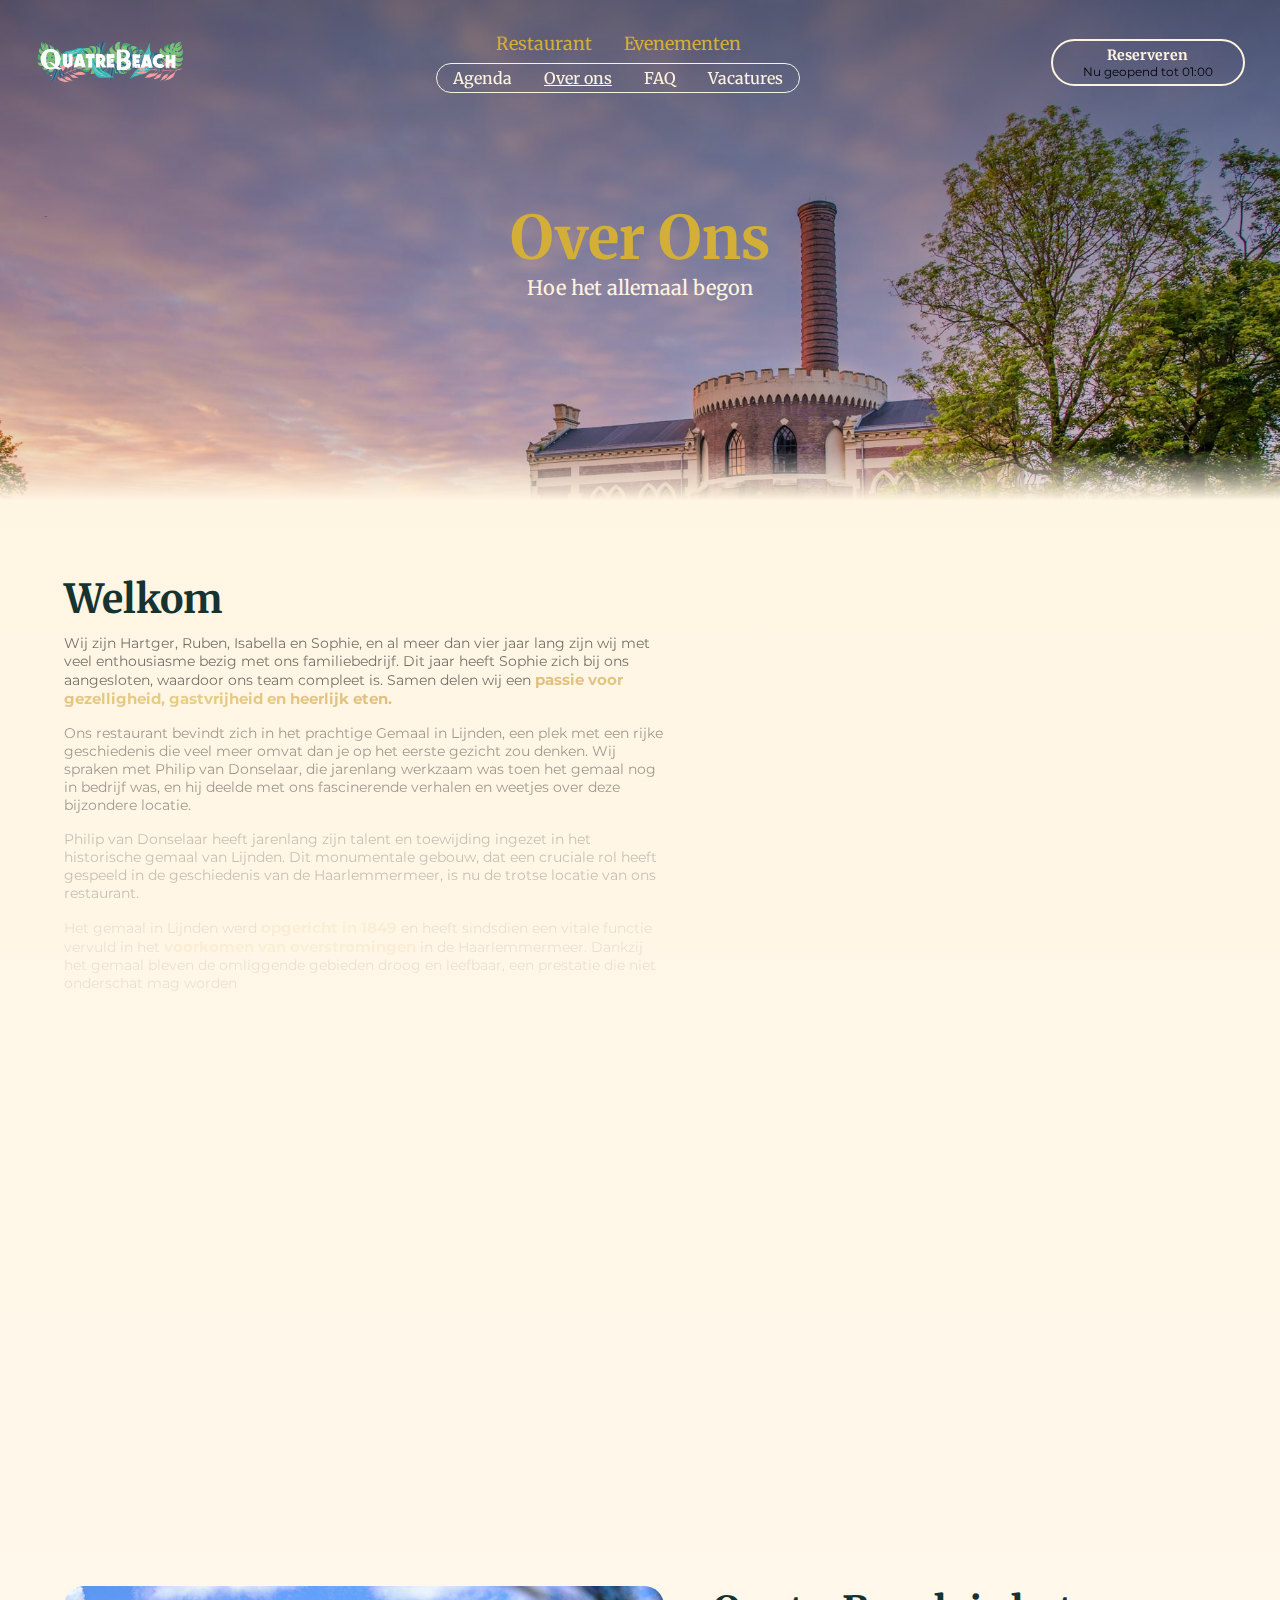
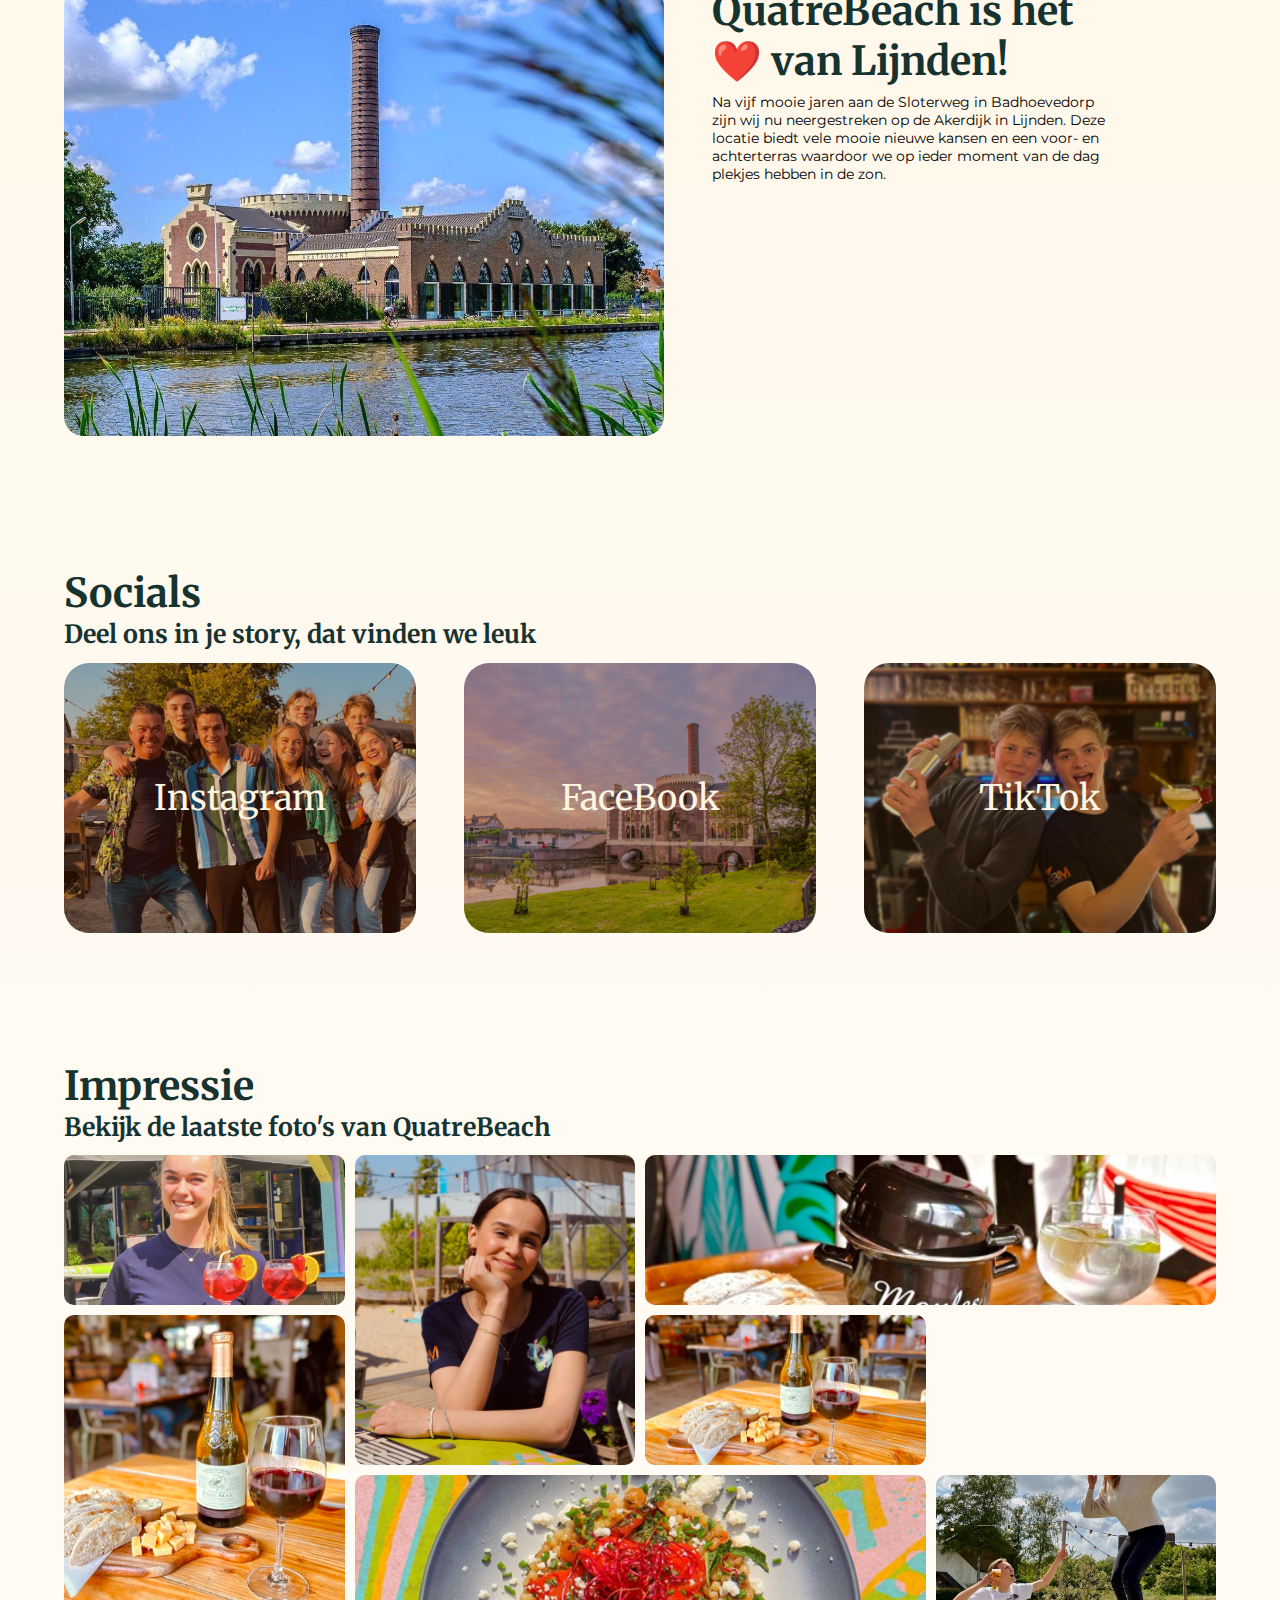
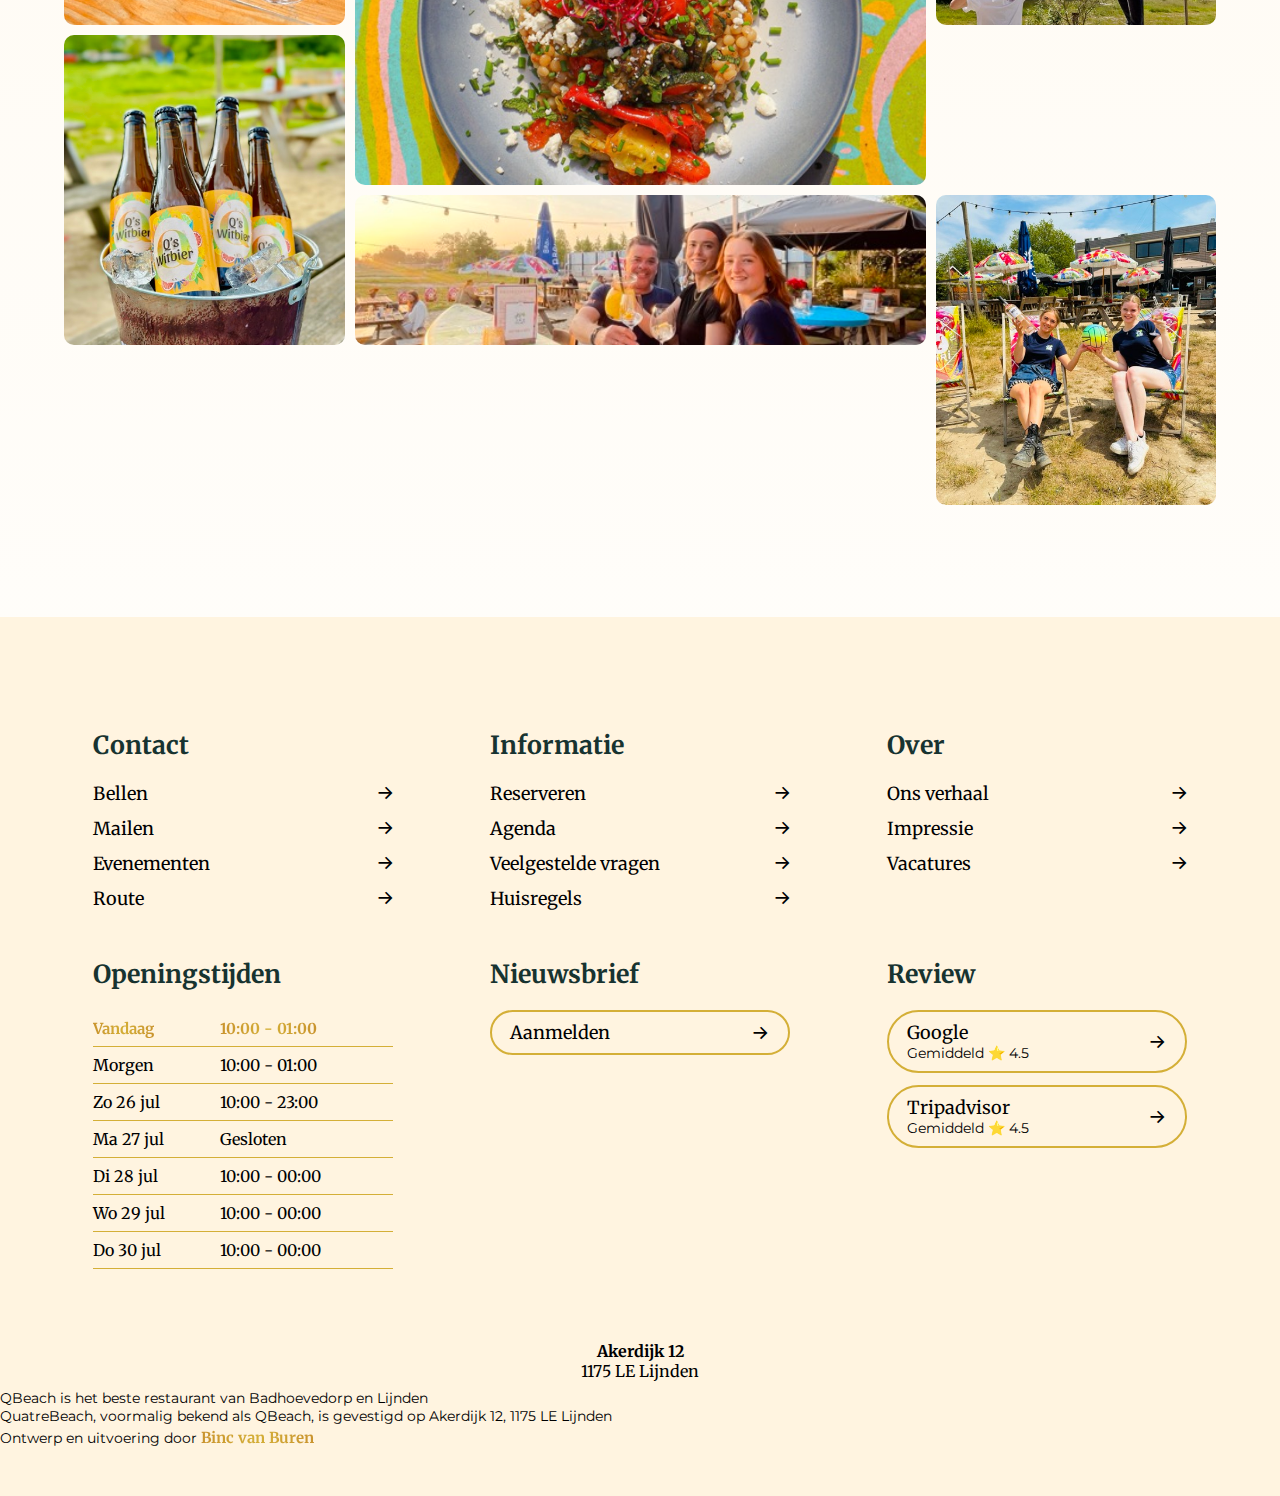
<file: over-ons.html>
<!DOCTYPE html>
<html lang="nl">

<head>
	<meta charset="UTF-8">
	<meta name="viewport" content="width=device-width, initial-scale=1.0">
	<title>Over Ons | QuatreBeach Lijnden</title>
	<meta name="description" content="QuatreBeach is het hart van Lijnden en Badhoevedorp. Leer meer van QBeach en krijg een impressie van ons restaurant.">
	<meta name="keywords" content="Impressie, Blog, QBeach">

	<link href="styles/style.css" rel="stylesheet">
	<link href="styles/header.css" rel="stylesheet">
	<link href="styles/footer.css" rel="stylesheet">
	<link href="styles/restaurant.css" rel="stylesheet">
	<link href="styles/over-ons.css" rel="stylesheet">
	<link rel="icon" type="image/svg+xml" href="images/huisstijl/favicon.ico">

	<script defer src="scripts/script.js"></script>
	<script defer src="scripts/header.js"></script>
	<script defer src="scripts/over-ons.js"></script>
	<script defer src="scripts/variabelen/openingstijden.js"></script>
	<script defer src="scripts/zenchef.js"></script>

	<div class="zc-widget-config" data-restaurant="368690"></div>
</head>

<body id="pagina-over-ons">

	<header class="site-header">
		<div class="container">
			<a class="logo" href="index.html">
				<img src="images/huisstijl/logo_wit.png" alt="Logo">
			</a>
			<div class="nav">
				<nav>
					<ul class="nav-main">
						<li id="current-page"><a href="restaurant.html">Restaurant</a></li>
						<li><a href="evenementen.html">Evenementen</a></li>
					</ul>
				</nav>
				<div class="container-sub-nav">
					<div class="sub-nav">
						<nav>
							<ul class="nav-sub">
								<li><a href="agenda.html">Agenda</a></li>
								<li><a id="current-page" href="over-ons.html">Over ons</a></li>
								<li><a href="faq.html">FAQ</a></li>
								<li><a href="vacatures.html">Vacatures</a></li>
							</ul>
						</nav>
					</div>
				</div>
			</div>
			<div class="q-links">
				<a class="button-beige" data-zc-action="open">
					<button data-zc-action="open">Reserveren</button>
					<p id="open-tekst" class="open" data-zc-action="open">Reserveer een tafel</p>
				</a>
			</div>
		</div>
	</header>

	<!-- Hamburger icon -->
	<button data-zc-action="close" class="menu-toggle" id="menu-toggle">
		<span></span>
		<span></span>
		<span></span>
	</button>

	<!-- Sidebar menu for mobile -->
	<div class="sidebar" id="sidebar">
		<div class="sidebar-content">
			<nav>
				<ul class="sidebar-nav">
					<li><a href="restaurant.html">Restaurant</a></li>
					<li class="sub-li"><a href="agenda.html">Agenda</a></li>
					<li id="current-page" class="sub-li"><a href="over-ons.html">Over ons</a></li>
					<li class="sub-li"><a href="faq.html">FAQ</a></li>
					<li class="sub-li"><a href="vacatures.html">Vacatures</a></li>
					<li><a href="evenementen.html">Evenementen</a></li>
				</ul>
			</nav>
		</div>
	</div>

	<main>



		<div id="welkom-wrapper">
			<div>
				<h1>Over Ons</h1>
				<p>Hoe het allemaal begon</p>
			</div>

		</div>

		<section id="ons-verhaal">

			<h2>Welkom</h2>

			<div class="ons-tekst">

				<p>Wij zijn Hartger, Ruben, Isabella en Sophie, en al meer dan vier jaar lang zijn wij met veel
					enthousiasme bezig met ons familiebedrijf. Dit jaar heeft Sophie zich bij ons aangesloten, waardoor
					ons team compleet is. Samen delen wij een <strong>passie voor gezelligheid, gastvrijheid en heerlijk
						eten.</strong>
				</p>

				<p>
					​Ons restaurant bevindt zich in het prachtige Gemaal in Lijnden, een plek met een rijke
					geschiedenis die veel meer omvat dan je op het eerste gezicht zou denken. Wij spraken met Philip van
					Donselaar, die jarenlang werkzaam was toen het gemaal nog in bedrijf was, en hij deelde met ons
					fascinerende verhalen en weetjes over deze bijzondere locatie.
				</p>

				<p>Philip van Donselaar heeft jarenlang zijn talent en toewijding ingezet in het historische gemaal van
					Lijnden. Dit monumentale gebouw, dat een cruciale rol heeft gespeeld in de geschiedenis van de
					Haarlemmermeer, is nu de trotse locatie van ons restaurant.</p>

				<p>Het gemaal in Lijnden werd <strong>opgericht in 1849</strong> en heeft sindsdien een vitale functie
					vervuld in het
					<strong>voorkomen van overstromingen</strong> in de Haarlemmermeer. Dankzij het gemaal bleven de
					omliggende gebieden
					droog en leefbaar, een prestatie die niet onderschat mag worden</p>


				<p>Onze locatie was vroeger het ketelhuis van het gemaal. Ooit stonden hier grote stoomketels bij elk
					van de prachtige ramen die je nu in ons restaurant ziet. Rondom het gemaal bevonden zich huizen die
					dienden als kolenopslag, waar kolen werden gewogen en bewaard. Het ketelhuis was het kloppende hart
					van het gemaal, essentieel voor de werking van de stoommachines.</p>

				<p>Het gemaal in Lijnden beschikte over <strong>12 olietanks</strong> met een capaciteit van maar liefst 450.000 liter
					gasolie. Dit zorgde ervoor dat het gemaal twee jaar kon functioneren zonder dat de olievoorraad
					uitgeput raakte. Gemiddeld werd er per jaar <strong>>100 miljoen kubieke liter water</strong> weggepompt, wat de
					immense schaal en het belang van het gemaal illustreert.</p>


				<p>Het gemaal in Lijnden was het <strong>hoofdgemaal</strong> van de polder en speelde een onmisbare rol in het
					watermanagement van de regio. Dankzij deze indrukwekkende infrastructuur en de toegewijde inzet van
					mensen zoals Philip van Donselaar, kon de Haarlemmermeer zich ontwikkelen tot de bloeiende
					gemeenschap die het vandaag de dag is.</p>

				<p>Bij QuatreBeach willen wij deze rijke geschiedenis niet zomaar aan ons voorbij laten gaan. Wij
					nodigen je uit om langs te komen en een kijkje te nemen in de geschiedenis van het gemaal. Ons team
					vertelt je met liefde en trots over de historische betekenis van onze locatie. Ben je benieuwd naar
					de geschiedenis die zich achter onze deuren bevindt? Kom dan langs bij QuatreBeach en beleef een
					stukje onvergetelijke historie terwijl je geniet van een heerlijke maaltijd. <strong>Wij heten je van harte
					welkom!</strong></p>
			</div>


		</section>

		<section id="hart-dorp">

			<div>
				<img src="images/los/voorzijde.JPG">
			</div>
			<div class="hart-tekst">
			<h2>QuatreBeach is het ❤️ van Lijnden!</h2>
			<p>Na vijf mooie jaren aan de Sloterweg in Badhoevedorp zijn wij nu neergestreken op de Akerdijk in Lijnden. Deze locatie biedt vele mooie nieuwe kansen en een voor- en achterterras waardoor we op ieder moment van de dag plekjes hebben in de zon.</p>
			</div>

		</section>

		<section id="socials">

			<div>
			<h2>Socials</h2>
			<h3>Deel ons in je story, dat vinden we leuk</h3>
		</div>

			<section class="menu-grid reserveergrid">

				<a href="https://www.instagram.com/quatrebeach" target="_blank">
					<article>
					  <h3>Instagram</h3>
					</article>
				  </a>
				  

			<a href="https://www.facebook.com/quatrebeach" target="_blank">
				<article>
					<h3>FaceBook</h3>
				</article>
			</a>

			<a href="https://www.tiktok.com/@quatrebeach" target="_blank">
				<article>
					<h3>TikTok</h3>
				</article>
			</a>

			</section>

		</section>




		<section id="impressie">

			<div>
			<h2>Impressie</h2>
			<h3>Bekijk de laatste foto's van QuatreBeach</h3>
		</div>

		<section class="foto-grid" id="fotoGrid">

		</section>


		</section>
		


	</main>

	<footer id="footer">

		<section class="footer-grid">

			<div class="footer-container">
				<h3>Contact</h3>
				<div class="footer-items">
					<a href="tel:+31615665570">Bellen</a>
					<a href="mailto:info@quatrebeach.nl">Mailen</a>
					<a href="mailto:evenementen@quatrebeach.nl">Evenementen</a>
					<a href="https://www.google.com/maps/dir//Akerdijk+12,+1175+LE+Lijnden/@52.3532997,4.6787458,12z/data=!4m8!4m7!1m0!1m5!1m1!1s0x47c5e1588099d001:0x61fc816d3855c609!2m2!1d4.761146!2d52.3533284?entry=ttu&g_ep=EgoyMDI0MDgyOC4wIKXMDSoASAFQAw%3D%3D"
					target="_blank">Route</a>
				</div>
			</div>

			<div class="footer-container">
				<h3>Informatie</h3>
				<div class="footer-items">
					<a data-zc-action="open">Reserveren</a>
					<a href="agenda.html">Agenda</a>
					<a href="faq.html">Veelgestelde vragen</a>
					<a href="assets/Huisregels.pdf" target="_blank">Huisregels</a>
				</div>
			</div>

			<div class="footer-container">
				<h3>Over</h3>
				<div class="footer-items">
					<a href="over-ons.html">Ons verhaal</a>
					<a href="over-ons.html#impressie">Impressie</a>
					<a href="vacatures.html">Vacatures</a>
				</div>
			</div>

			<div class="footer-container">
				<h3>Openingstijden</h3>
				<table id="openingstijden-footer">
					<tbody>
						<tr>
							<td>Zondag</td>
							<td>10:00 - 23:00</td>
						</tr>
						<tr>
							<td>Maandag</td>
							<td>Gesloten</td>
						</tr>
						<tr>
							<td>Dinsdag</td>
							<td>10:00 - 00:00</td>
						</tr>
						<tr>
							<td>Woensdag</td>
							<td>10:00 - 00:00</td>
						</tr>
						<tr>
							<td>Donderdag</td>
							<td>10:00 - 00:00</td>
						</tr>
						<tr>
							<td>Vrijdag</td>
							<td>10:00 - 01:00</td>
						</tr>
						<tr>
							<td>Zaterdag</td>
							<td>10:00 - 01:00</td>
						</tr>
					</tbody>
				</table>
			</div>

			<div class="footer-container">
				<h3>Nieuwsbrief</h3>
				<div class="footer-items">
					<a href="https://qbeach.us20.list-manage.com/subscribe?u=d6da4ecf1da66e68a435185a6&id=3a581b6568"
						target="_blank" class="nieuwsbrief">Aanmelden</a>
				</div>
			</div>

			<div class="footer-container">
				<h3>Review</h3>
				<div class="footer-items">
					<a  href="https://g.page/r/CQnGVThtgfxhEAE/review"
						target="_blank" class="nieuwsbrief">Google <p>Gemiddeld ⭐️ 4.5</p></a>

						<a href="http://www.tripadvisor.nl/UserReviewEdit-d19464993?m=68676"
						target="_blank" class="nieuwsbrief">Tripadvisor <p>Gemiddeld ⭐️ 4.5</p></a>
				</div>
			</div>


		</section>

		<div class="footer-adres">
			<div>
				<a href="https://www.google.com/maps/dir//Akerdijk+12,+1175+LE+Lijnden/@52.3532997,4.6787458,12z/data=!4m8!4m7!1m0!1m5!1m1!1s0x47c5e1588099d001:0x61fc816d3855c609!2m2!1d4.761146!2d52.3533284?entry=ttu&g_ep=EgoyMDI0MDgyOC4wIKXMDSoASAFQAw%3D%3D"
					target="_blank">
					<p>Akerdijk 12</p>
					<p>1175 LE Lijnden</p>
				</a>
			</div>
		</div>

		<div class="footer-details">

			<p>QBeach is het beste restaurant van Badhoevedorp en Lijnden</p>	
			<p>QuatreBeach, voormalig bekend als QBeach, is gevestigd op Akerdijk 12, 1175 LE Lijnden</p>
			<p>Ontwerp en uitvoering door <a href="https://www.bincvanburen.nl" target="_blank"><strong>Binc van Buren</strong></p></a>
	
		</div>


	</footer>


</body>

</html>
</file>
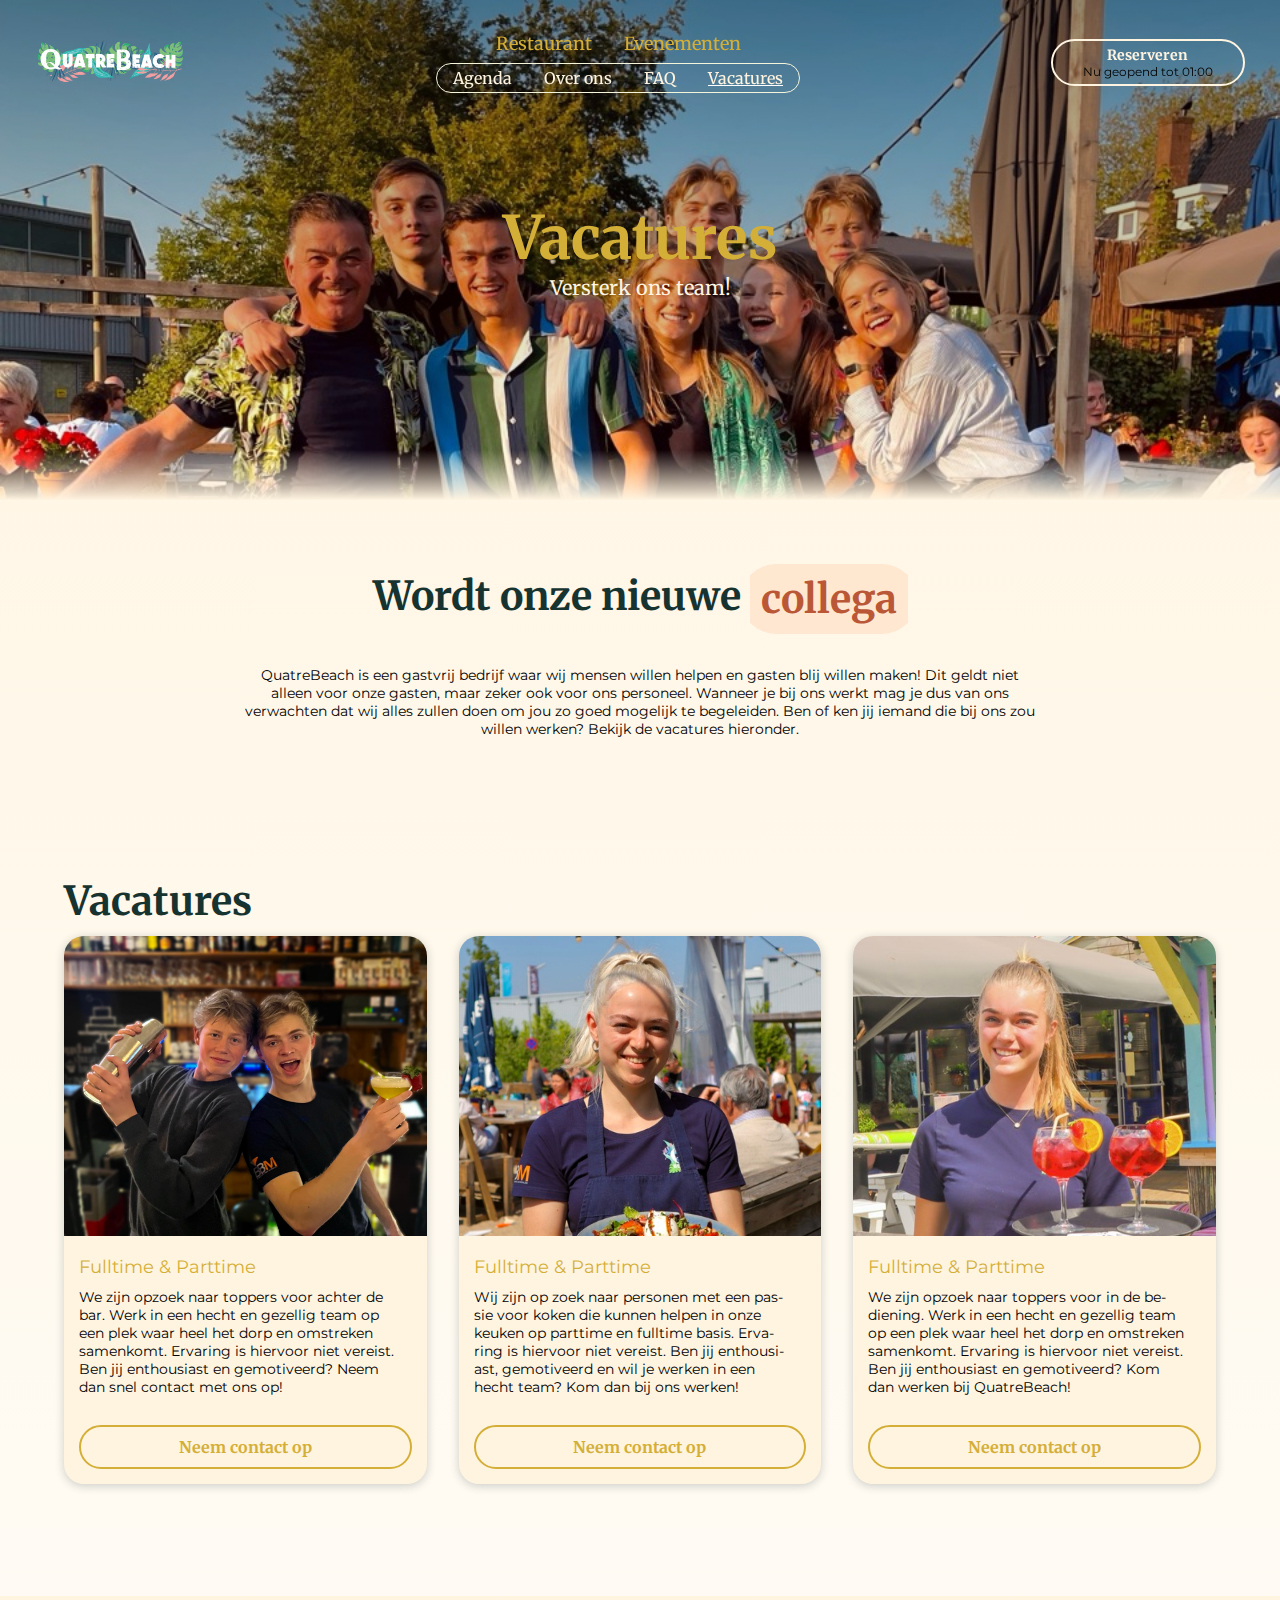
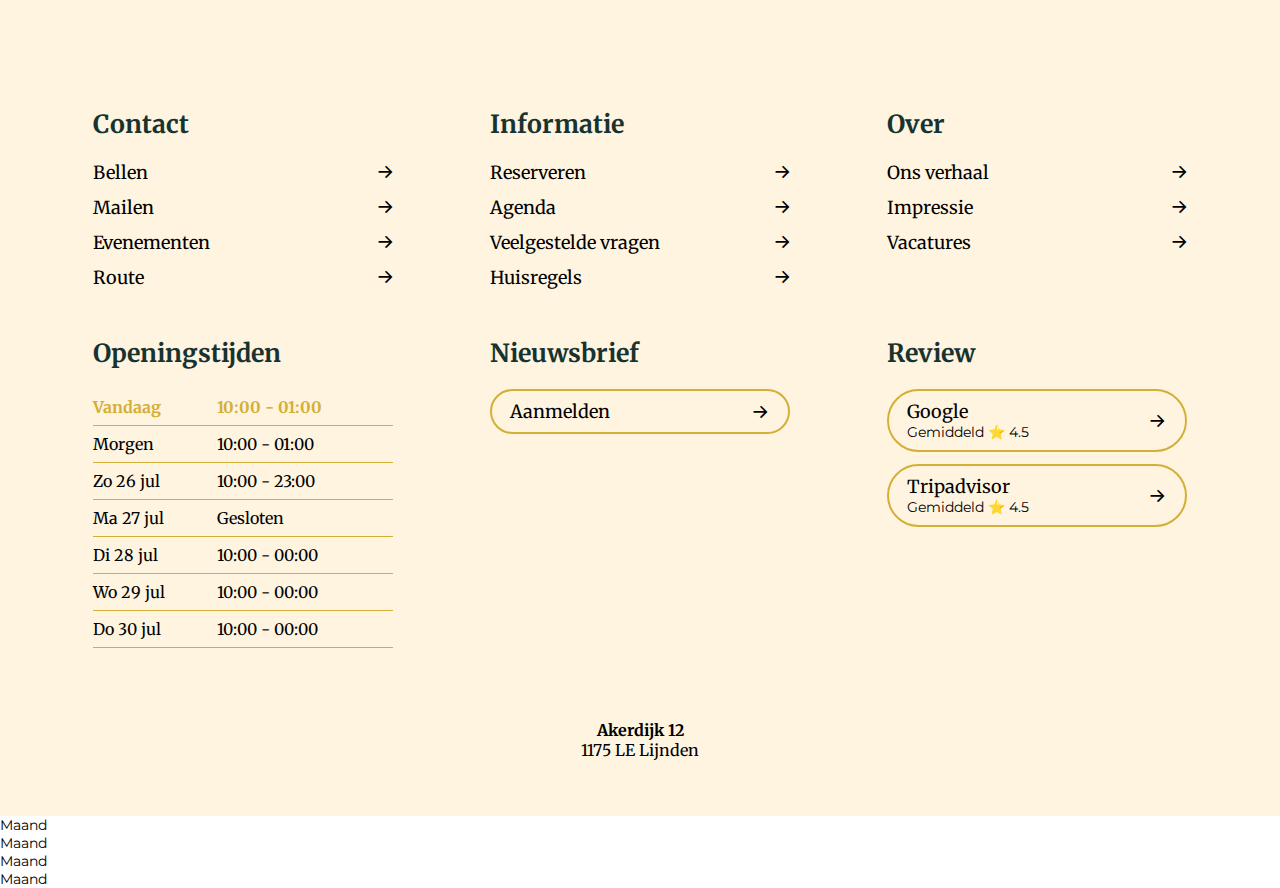
<file: vacatures.html>
<!DOCTYPE html>
<html lang="nl">

<head>
	<meta charset="UTF-8">
	<meta name="viewport" content="width=device-width, initial-scale=1.0">
	<title>Vacatures | QuatreBeach</title>

	<link href="styles/style.css" rel="stylesheet">
	<link href="styles/header.css" rel="stylesheet">
	<link href="styles/footer.css" rel="stylesheet">
	<link href="styles/vacatures.css" rel="stylesheet">
	<link href="styles/agenda.css" rel="stylesheet">
	<link rel="icon" type="image/svg+xml" href="images/huisstijl/favicon.ico">

	<script defer src="scripts/script.js"></script>
	<script defer src="scripts/header.js"></script>
	<script defer src="scripts/vacatures.js"></script>
	<script defer src="scripts/variabelen/openingstijden.js"></script>

	<div class="zc-widget-config" data-restaurant="368690"></div>
</head>

<body id="pagina-vacatures">

	<header class="site-header">
		<div class="container">
			<a class="logo" href="index.html">
				<img src="images/huisstijl/logo_wit.png" alt="Logo">
			</a>
			<div class="nav">
				<nav>
					<ul class="nav-main">
						<li><a href="restaurant.html">Restaurant</a></li>
						<li><a href="evenementen.html">Evenementen</a></li>
					</ul>
				</nav>
				<div class="container-sub-nav">
					<div class="sub-nav">
						<nav>
							<ul class="nav-sub">
								<li><a href="agenda.html">Agenda</a></li>
								<li><a href="over-ons.html">Over ons</a></li>
								<li><a href="faq.html">FAQ</a></li>
								<li id="current-page"><a href="vacatures.html">Vacatures</a></li>
							</ul>
						</nav>
					</div>
				</div>
			</div>
			<div class="q-links">
				<a class="button-beige" data-zc-action="open">
					<button data-zc-action="open">Reserveren</button>
					<p id="open-tekst" class="open" data-zc-action="open">Reserveer een tafel</p>
				</a>
			</div>
		</div>
	</header>

	<!-- Hamburger icon -->
	<button data-zc-action="close" class="menu-toggle" id="menu-toggle">
		<span></span>
		<span></span>
		<span></span>
	</button>

	<!-- Sidebar menu for mobile -->
	<div class="sidebar" id="sidebar">
		<div class="sidebar-content">
			<nav>
				<ul class="sidebar-nav">
					<li><a href="restaurant.html">Restaurant</a></li>
					<li class="sub-li"><a href="agenda.html">Agenda</a></li>
					<li class="sub-li"><a href="over-ons.html">Over ons</a></li>
					<li class="sub-li"><a href="faq.html">FAQ</a></li>
					<li id="current-page" class="sub-li"><a href="vacatures.html">Vacatures</a></li>
					<li><a href="evenementen.html">Evenementen</a></li>
				</ul>
			</nav>
		</div>
	</div>

	<main>



		<div id="welkom-wrapper">
			<div>
				<h1>Vacatures</h1>
				<p>Versterk ons team!</p>
			</div>

		</div>

		<section id="event-roller">

		<div class="event-roller">
			<h2 class="sentence"><span class="break1">Wordt onze nieuwe</span> <span class="word-wrapper"><span id="rotating-word" class="word">collega</span></span></h2>
		</div>

		<p>QuatreBeach is een gastvrij bedrijf waar wij mensen willen helpen en gasten blij willen maken! Dit geldt niet alleen voor onze gasten, maar zeker ook voor ons personeel. Wanneer je bij ons werkt mag je dus van ons verwachten dat wij alles zullen doen om jou zo goed mogelijk te begeleiden. Ben of ken jij iemand die bij ons zou willen werken? Bekijk de vacatures hieronder.</p>

	</section>

		<section id="vacatures">


				<h2>Vacatures</h2>

				<section class="events-list">
					<!-- Template voor een evenement -->
					<article class="event">
						<div class="event-image">
						  <img src="images/achtergronden/tiktok.jpg" alt="">
						</div>
						<div class="event-text">
						  <div>
							<h4></h4>
							<p class="event-date-time">Fulltime & Parttime</p>
							<p class="event-description">We zijn opzoek naar toppers voor achter de bar. Werk in een hecht en gezellig team op een plek waar heel het dorp en omstreken samenkomt. Ervaring is hiervoor niet vereist. Ben jij enthousiast en gemotiveerd? Neem dan snel contact met ons op!</p>
						  </div>
						  <a href="mailto:isabella@quatrebeach.nl" class="reserve-button"><button>Neem contact op</button></a>
						</div>
					</article>

					<article class="event">
						<div class="event-image">
						  <img src="images/achtergronden/keuken.jpeg" alt="">
						</div>
						<div class="event-text">
						  <div>
							<h4></h4>
							<p class="event-date-time">Fulltime & Parttime</p>
							<p class="event-description">Wij zijn op zoek naar personen met een passie voor koken die kunnen helpen in onze keuken op parttime en fulltime basis. Ervaring is hiervoor niet vereist. Ben jij enthousiast, gemotiveerd en wil je werken in een hecht team? Kom dan bij ons werken!</p>
						  </div>
						  <a href="mailto:isabella@quatrebeach.nl" class="reserve-button"><button>Neem contact op</button></a>
						</div>
					</article>

					<article class="event">
						<div class="event-image">
						  <img src="images/achtergronden/bediening.jpeg" alt="">
						</div>
						<div class="event-text">
						  <div>
							<h4></h4>
							<p class="event-date-time">Fulltime & Parttime</p>
							<p class="event-description">We zijn opzoek naar toppers voor in de bediening. Werk in een hecht en gezellig team op een plek waar heel het dorp en omstreken samenkomt. Ervaring is hiervoor niet vereist. Ben jij enthousiast en gemotiveerd? Kom dan werken bij QuatreBeach!</p>
						  </div>
						  <a href="mailto:isabella@quatrebeach.nl" class="reserve-button"><button>Neem contact op</button></a>
						</div>
					</article>


				  
				  

		</section>

	</main>

	<footer>

		<section class="footer-grid">

			<div class="footer-container">
				<h3>Contact</h3>
				<div class="footer-items">
					<a href="tel:+31615665570">Bellen</a>
					<a href="mailto:info@quatrebeach.nl">Mailen</a>
					<a href="mailto:evenementen@quatrebeach.nl">Evenementen</a>
					<a href="https://www.google.com/maps/dir//Akerdijk+12,+1175+LE+Lijnden/@52.3532997,4.6787458,12z/data=!4m8!4m7!1m0!1m5!1m1!1s0x47c5e1588099d001:0x61fc816d3855c609!2m2!1d4.761146!2d52.3533284?entry=ttu&g_ep=EgoyMDI0MDgyOC4wIKXMDSoASAFQAw%3D%3D"
					target="_blank">Route</a>
				</div>
			</div>

			<div class="footer-container">
				<h3>Informatie</h3>
				<div class="footer-items">
					<a data-zc-action="open">Reserveren</a>
					<a href="agenda.html">Agenda</a>
					<a href="faq.html">Veelgestelde vragen</a>
					<a href="assets/Huisregels.pdf" target="_blank">Huisregels</a>
				</div>
			</div>

			<div class="footer-container">
				<h3>Over</h3>
				<div class="footer-items">
					<a href="over-ons.html">Ons verhaal</a>
					<a href="over-ons.html#impressie">Impressie</a>
					<a href="vacatures.html">Vacatures</a>
				</div>
			</div>

			<div class="footer-container">
				<h3>Openingstijden</h3>
				<table id="openingstijden-footer">
					<tbody>
						<tr>
							<td>Zondag</td>
							<td>10:00 - 23:00</td>
						</tr>
						<tr>
							<td>Maandag</td>
							<td>Gesloten</td>
						</tr>
						<tr>
							<td>Dinsdag</td>
							<td>10:00 - 00:00</td>
						</tr>
						<tr>
							<td>Woensdag</td>
							<td>10:00 - 00:00</td>
						</tr>
						<tr>
							<td>Donderdag</td>
							<td>10:00 - 00:00</td>
						</tr>
						<tr>
							<td>Vrijdag</td>
							<td>10:00 - 01:00</td>
						</tr>
						<tr>
							<td>Zaterdag</td>
							<td>10:00 - 01:00</td>
						</tr>
					</tbody>
				</table>
			</div>

			<div class="footer-container">
				<h3>Nieuwsbrief</h3>
				<div class="footer-items">
					<a href="https://qbeach.us20.list-manage.com/subscribe?u=d6da4ecf1da66e68a435185a6&id=3a581b6568"
						target="_blank" class="nieuwsbrief">Aanmelden</a>
				</div>
			</div>

			<div class="footer-container">
				<h3>Review</h3>
				<div class="footer-items">
					<a  href="https://g.page/r/CQnGVThtgfxhEAE/review"
						target="_blank" class="nieuwsbrief">Google <p>Gemiddeld ⭐️ 4.5</p></a>

						<a href="http://www.tripadvisor.nl/UserReviewEdit-d19464993?m=68676"
						target="_blank" class="nieuwsbrief">Tripadvisor <p>Gemiddeld ⭐️ 4.5</p></a>
				</div>
			</div>


		</section>

		<div class="footer-adres">
			<div>
				<a href="https://www.google.com/maps/dir//Akerdijk+12,+1175+LE+Lijnden/@52.3532997,4.6787458,12z/data=!4m8!4m7!1m0!1m5!1m1!1s0x47c5e1588099d001:0x61fc816d3855c609!2m2!1d4.761146!2d52.3533284?entry=ttu&g_ep=EgoyMDI0MDgyOC4wIKXMDSoASAFQAw%3D%3D"
					target="_blank">
					<p>Akerdijk 12</p>
					<p>1175 LE Lijnden</p>
				</a>
			</div>
		</div>


	</footer>



	<p id="maand">Maand</p>
	<p id="groet">Maand</p>
	<p id="groet-welkom">Maand</p>
	<p id="maand2">Maand</p>





</body>

</html>
</file>
<file: styles/style.css>
@import url('https://fonts.googleapis.com/css2?family=Merriweather:ital,wght@0,300;0,400;0,700;0,900;1,300;1,400;1,700;1,900&display=swap');
@import url('https://fonts.googleapis.com/css2?family=Montserrat:wght@300;400;700;900&display=swap');


/**************/
/* CSS REMEDY */
/**************/
*,
*::after,
*::before {
	box-sizing: border-box;
	margin: 0;
	padding: 0;
	scroll-behavior: smooth;
}




/* //////////////////////////
	VARIABELEN 
////////////////////////// */
:root {
	--achtergrond: var(--beige);
	--achtergrond-tint: rgba(255, 255, 255, 0.946);
	--h-zwart: black;
	--h3-kleur: blue;
	--h3-kleur-donker: magenta;

	--h3-kleur-port: #57C4F2;
	--h3-kleur-donker-port: #ffffff;

	--grid-kleur: white;
	--grid-shadow: #ff972ea7;
	--grid-p: #0071e3;

	--goud: #D4AF37;
	--bruin: #C9932E;
	--groen: #173330;
	--beige: #FFF4E0;
	--rood: #BA5737;
	--wit: white;
	--zwart: black;
	--licht-groen: #718355;

	--font-tekst: 14px;

	--hover-bg: rgba(245, 245, 220, 0.255);

}


/* //////////////////////////
	FONTS 
////////////////////////// */



p {
	font-family: "Montserrat", sans-serif;
	font-size: var(--font-tekst);
	color: var(--zwart)
}

h1 {
	font-family: "Merriweather", serif;
	font-size: 60px;
	color: var(--goud);
}

h2 {
	font-family: "Merriweather", serif;
	font-size: 40px;
	color: var(--groen);
}

h3 {
	font-family: "Merriweather", serif;
	font-size: 25px;
	color: var(--groen);
}

h4 {
	font-family: "Merriweather", serif;
	font-size: 25px;
	color: var(--groen);
}

/* //////////////////////////
	BODY 
////////////////////////// */


body>main>section,
body>footer>section {
	max-width: 1600px;
	margin: auto;
	padding: 4em 4em 4em 4em;
}

section>h2 {
	margin: 0.25em 0 0.25em 0;
}

section > h3,
section > div h3 {
	margin: 0 0 0.5em 0;
}

body {
	background: linear-gradient(to bottom, var(--beige), var(--wit));
	transition: padding 1s ease;

}


/* //////////////////////////
	BUTTONS 
////////////////////////// */


.reserve-button {
	display: inline-block;
	padding: 10px 20px;
	color: var(--goud);
	text-decoration: none;
	border-radius: 50px;
	text-align: center;
	border: var(--goud) 2px solid;
	transition: transform 0.25s ease-in-out, border-color 0.25s ease-in-out, color 0.25s ease-in-out;
}

.reserve-button:hover {
	border-color: var(--groen);
	color: var(--groen);
	transform: scale(1.025);
	/* Vergroot de knop met 10% bij hover */
}

@keyframes hithere {

	0%,
	100% {
		transform: scale(1);
		border-color: initial;
	}

	30% {
		transform: scale(1.2);
		border-color: var(--goud);
	}

	40%,
	60% {
		transform: rotate(-3deg) scale(1.1);
		border-color: initial;
	}

	50% {
		transform: rotate(3deg) scale(1.1);
		border-color: var(--goud);
	}

	70% {
		transform: rotate(0deg) scale(1.1);
		border-color: initial;
	}
}

@keyframes grow {

	50% {
		scale: 1.025;
	}
}

a {
	text-decoration: none;
	/* Verwijdert de onderstreping van de link */
	color: inherit;
	/* Laat de kleur van de link overnemen van de omringende tekst */
	font-weight: normal;
	/* Zorgt ervoor dat de tekst niet vetgedrukt is (optioneel) */
}


.button-beige {
	display: inline-block;
	padding: 5px 30px;
	color: var(--beige);
	text-decoration: none;
	border-radius: 50px;
	text-align: center;
	border: var(--beige) 2px solid;
	transition: scale 0.25s ease-in-out, background-color 0.25s ease;
	animation: hithere 2s ease-in-out;
	animation-delay: 10s;
}

.button-beige button {
	font-size: 14px;
}

.button-beige:hover {
	background-color: var(--hover-bg);
	scale: 1.05;
}


.button-welkom {
	display: inline-block;
	padding: 15px 75px;
	color: var(--beige);
	text-decoration: none;
	border-radius: 50px;
	text-align: center;
	border: var(--beige) 2px solid;
	transition: scale 0.25s ease-in-out, background-color 0.25s ease;
}

.button-welkom button {
	font-size: 20px;
}

.button-welkom:hover {
	background-color: var(--hover-bg);
	scale: 1.05;
}


.button-groen {
	display: inline-block;
	padding: 10px 50px;
	color: var(--groen);
	text-decoration: none;
	border-radius: 50px;
	text-align: center;
	border: var(--groen) 2px solid;
	transition: scale 0.25s ease-in-out, background-color 0.25s ease, color 0.25s ease;
}

.button-groen button {
	font-size: 14px;
}

.button-groen:hover {
	background-color: var(--groen);
	color: var(--beige);
}

.button-mobile {
	display: none;
	justify-content: center;
}

.button-desktop {
	display: none;
}




button {
	all: unset;
	display: inline-block;
	/* Zorgt ervoor dat de knop als een inline-block wordt weergegeven */
	cursor: pointer;
	/* Zorgt ervoor dat de cursor verandert wanneer je over de knop beweegt */
}

button {
	font-family: "Merriweather", serif;
	font-weight: bold;
	font-size: 16px;
}



/* //////////////////////////
	WELKOM WRAPPER 
////////////////////////// */

/* Parallax-effect voor desktop */
#welkom-wrapper {
	position: relative;
	height: 500px;
	display: flex;
	justify-content: center;
	align-items: center;
	background-attachment: fixed;
	background-position: bottom;
	background-repeat: no-repeat;
	background-size: cover;
}

/* Geen parallax-effect voor mobiel */
@media (max-width: 1200px) {
	#welkom-wrapper {
		background-attachment: scroll;
		background-size: 250%; /* Verklein de achtergrond op mobiel */
	}
}

#welkom-wrapper::before {
	content: "";
	position: absolute;
	top: 0;
	left: 0;
	width: 100%;
	height: 100%;
	background: linear-gradient(to bottom, rgba(0, 0, 0, 0.429), rgba(255, 255, 255, 0) 90%, var(--achtergrond));
	z-index: 1;
}

#welkom-wrapper>div {
	position: relative;
	display: flex;
	flex-direction: column;
	align-items: center;
	z-index: 2;
}

#welkom-wrapper p {
	color: var(--beige);
	font-size: 20px;
	font-family: "Merriweather", serif;
}




/* TELEFOON */

@media screen and (max-width: 800px) {

	h1 {
		font-size: 50px;
	}

	h2 {
		font-size: 35px;
	}

	h3 {
		margin-bottom: 0.25em;
		font-size: 20px;
	}

	body>main>section,
	body>footer>section {
		padding: 2em 2em 2em 2em;
	}



	#welkom-wrapper {
		height: 40vh;
	}

	#welkom-wrapper p {
		font-size: 18px;
	}

	.logo {
		display: none;
	}

	.button-mobile {
		display: flex;
	}


}


@media screen and (min-width: 800px) {

	.button-desktop {
		display: inline;
	}


}




/* @media (prefers-color-scheme:dark) {

	:root {
		--achtergrond-tint: rgba(255, 255, 255, 0.946);
		--h-zwart: white;
		--h3-kleur: blue;
		--h3-kleur-donker: magenta;
	
		--goud: #D4AF37;
		--bruin: #C9932E;
		--groen: #FFF4E0;
		--beige: #173330;
		--rood: #BA5737;
		--wit: black;
		--licht-groen: #718355;
		--zwart: white;
	
		--font-tekst: 14px;
	
		--hover-bg: rgba(245, 245, 220, 0.255);

	}

} */
</file>
<file: styles/footer.css>
footer {
    background-color: var(--beige);
    padding-top: 3em;
    padding-bottom: 3em;
    margin-top: 3em;
}

.footer-grid {
    display: flex;
    flex-wrap: wrap;
    /* grid-template-columns: repeat(auto-fill, minmax(300px, 1fr)); */
    grid-column-gap: 10em;
    grid-row-gap: 5em;
    justify-content: space-between;
}

.footer-container {
    display: flex;
    flex-direction: column;
    gap: 1em;
    /* max-width: 250px; */
    min-width: 300px;
}

.footer-items {
    list-style: none; /* Verwijdert de standaard opsommingstekens */
    display: flex;
    flex-direction: column;
    gap: 1em;
    padding: 0; /* Verwijdert eventuele standaard padding */
    margin: 0; /* Verwijdert eventuele standaard margin */
}


@media screen and (max-width: 1400px) {
    .footer-grid {
        grid-column-gap: 2.5em;
        grid-row-gap: 3em;
        justify-content: space-around;
    }
    
    .footer-container {
        /* max-width: 250px; */
        min-width: 300px;
        gap: 0.5em;
    }

    .footer-items {
        gap: 0.75em;
    }
}


/* @media screen and (min-width: 1390px) {
    .footer-grid {
        grid-template-columns: repeat(auto-fill, minmax(400px, 1fr));
    }
}

@media screen and (max-width: 800px) {
    .footer-grid {
        grid-row-gap: 3em;
        max-width: 500px;
    }

    .footer-container {
        max-width: 350px;
    }
} */


footer a {
    font-family: "Merriweather", serif;
    position: relative; /* Zorgt ervoor dat de pijl correct gepositioneerd kan worden */
    padding-right: 0px; /* Zorgt voor voldoende ruimte voor de pijl */
    transition: color 0.25s ease, scale 0.25s ease;
    font-size: 18px;
    font-weight: 600px;
    color: var(--zwart);
}

.footer-grid a::after {
    content: '→'; /* De pijl */
    position: absolute;
    right: 0px; /* Zorgt ervoor dat de pijl goed zichtbaar is aan de rechterkant */
    top: 50%; /* Centreert de pijl verticaal */
    transform: translateY(-50%); /* Corrigeert de verticale centrering */
    font-size: 1.2em; /* Grootte van de pijl */
}

.footer-grid .nieuwsbrief::after {
    right: 20px; /* Zorgt ervoor dat de pijl goed zichtbaar is aan de rechterkant */
}

footer a:hover {
    color: var(--goud);
    scale: 1.05;
}

.nieuwsbrief {
    border: var(--goud) 2px solid;
    border-radius: 50px;
    padding: 0.5em 1em 0.5em 1em;
}

.nieuwbrief:hover {
    background-color: var(--hover-bg);
}

.footer-adres {
    display: flex;
    justify-content: center;
    padding: 0.5em;
    max-width: 300px;
    margin: auto;
    border-radius: 50px;
    border: var(--beige) 0px solid;
    transition: border 0.5s ease;
}
.footer-adres div {
    display: flex;
    flex-direction: column;
    align-items: center;
}

.footer-adres p {
    font-family: "Merriweather", serif;
    text-align: center;
    font-size: 16px;
}

.footer-adres p:first-of-type {
    font-weight: bold;
}

.footer-adres:hover {
    border: var(--goud) 2px solid;
}


table {
    border-collapse: collapse;
    width: 100%;
    font-family: 'Merriweather', serif;
}

th, td {
    color: var(--zwart);
    padding: 8px 8px 8px 0;
    text-align: left;
    border-bottom: 0.5px solid #D4AF37; /* Gouden kleur */
}

th {
    font-weight: bold;
}

.highlight {
    color: #D4AF37; /* Gouden kleur */
    font-weight: bold;
}

footer h3 {
    margin-top: 0;
}
</file>
<file: styles/restaurant.css>
#pagina-restaurant #welkom-wrapper {
  background-position: 0% -200px;
}


@media screen and (max-width: 1200px) {

    #pagina-restaurant #welkom-wrapper {
      background-position: 50% 0;
    }
  
  }
  

.menu-grid {
    display: grid;
    grid-template-columns: repeat(auto-fill, minmax(30%, 1fr));
    gap: 3em;
}

.menu-grid article {
    height: 20vh;
    border-radius: 25px;
    padding: 1em;
    display: flex;
    flex-direction: column;
    justify-content: center;
    align-items: center;
    gap: 0.5em;
    background-size: cover;
    background-position: center;
    position: relative;
    /* Belangrijk om het pseudo-element goed te positioneren */
    overflow: hidden;
    /* Zorgt ervoor dat alles binnen het artikel blijft */
    transition: scale 0.5s ease, box-shadow 0.5s ease;
}

.menu-grid.reserveergrid article {
    height: 30vh;
}

.menu-grid article::before {
    content: "";
    /* Zorgt ervoor dat het pseudo-element zichtbaar is */
    position: absolute;
    top: 0;
    left: 0;
    width: 100%;
    height: 100%;
    background: rgba(89, 42, 3, 0.281);
    /* Zwart met 50% transparantie */
    border-radius: 25px;
    /* Zelfde radius als je article om consistentie te behouden */
    pointer-events: none;
    /* Zorgt ervoor dat het pseudo-element geen invloed heeft op interacties */
    z-index: 1;
    /* Zorgt ervoor dat het pseudo-element bovenop de afbeelding ligt */
}

.menu-grid article>* {
    position: relative;
    z-index: 2;
    /* Zorgt ervoor dat de inhoud boven de zwarte waas ligt */
}

.menu-grid article:hover {
    scale: 1.03;
    box-shadow: 0 2px 10px var(--groen);
    cursor: pointer;
}

.menu-grid article:hover .button-beige2 {
    background-color: var(--hover-bg);
    scale: 1.05;
}

.menu-grid h3 {
    font-size: 35px;
    font-weight: 400;
    color: var(--beige);
}

.menu-grid p {
    color: var(--beige);
    font-size: 16px;
    transition: scale 0.25s ease-in-out, color 0.25s ease-in-out;
}

.menu-grid a:nth-of-type(1) article {
    background-image: url('../images/achtergronden/lunch.jpg');
}

.menu-grid a:nth-of-type(2) article {
    background-image: url('../images/achtergronden/diner.jpg');
}

.menu-grid a:nth-of-type(3) article {
    background-image: url('../images/achtergronden/borrel.jpg');
}

.menu-grid a:nth-of-type(1) {
    animation: grow 2s ease-in-out;
    animation-delay: 2s;
}

.menu-grid a:nth-of-type(2) {
    animation: grow 2s ease-in-out;
    animation-delay: 2.5s;
}

.menu-grid a:nth-of-type(3) {
    animation: grow 2s ease-in-out;
    animation-delay: 3s;
}

.menu-grid a:nth-of-type(4) {
    animation: grow 2s ease-in-out;
    animation-delay: 3.5s;
}

.menu-grid a:nth-of-type(5) {
    animation: grow 2s ease-in-out;
    animation-delay: 4s;
}

.menu-grid a:nth-of-type(6) {
    animation: grow 2s ease-in-out;
    animation-delay: 4.5s;
}



@media screen and (max-width: 800px) {
    .menu-grid {
        grid-template-columns: repeat(auto-fill, minmax(300px, 1fr));
        gap: 2em;
    }

    .menu-grid h3 {
        font-size: 30px;
        margin-bottom: 0;
    }


}


@media screen and (max-width: 695px) {

    #pagina-restaurant .events-list > div:last-of-type {
        display: none;
        background-color: red;
    }


}

.menu-grid.reserveergrid a:nth-of-type(1) article {
    background-image: url('../images/achtergronden/reservering.jpg');
    background-size: 150%;
    background-position: 30% 40%;
    ;
}

.menu-grid.reserveergrid a:nth-of-type(2) article {
    background-image: url('../images/achtergronden/groepsreservering.jpg');
}


@keyframes pulse2 {
    0% {
        transform: scale(1);
    }

    50% {
        transform: scale(1.15);
    }

    100% {
        transform: scale(1);
    }
}

.pulse-animation {
    animation: pulse2 1s ease-in-out;
}
</file>
<file: styles/over-ons.css>
#pagina-over-ons #welkom-wrapper {
	background-image: url('../images/achtergronden/facebook.jpg');
}


.ons-tekst {
    display: flex;
    flex-direction: column;
    gap: 1em;
    max-width: 600px;
}

strong {
    background: radial-gradient(circle, var(--goud), var(--bruin));
    -webkit-background-clip: text;
    -webkit-text-fill-color: transparent;
    background-clip: text;
    color: transparent;
    font-size: 15px;
}

.ons-tekst p {
    opacity: 0;
    transition: opacity 0.3s ease-out;
}

#hart-dorp {
    display: flex;
    gap: 3em;
}

#hart-dorp img {
    width: 100%;
    max-width: 600px;
    border-radius: 20px;
}

.hart-tekst {
    max-width: 400px;
}

.hart-tekst p {
    margin-top: 0.5em;
}

@media (max-width: 1000px) {

    #hart-dorp {
        gap: 2em;
    }

    .hart-tekst {
        max-width: 250px;
    }


}

@media (max-width: 800px) {
    #hart-dorp {
        gap: 1em;
        flex-direction: column;
    }

    #hart-dorp img {
        max-width: unset;
    }

    .hart-tekst {
        max-width: unset;
    }

    .hart-tekst h2 {
        /* max-width: 350px; */
        font-size: 33px;
    }

    .hart-tekst p {
        max-width: 1000px;
    }

}


#pagina-over-ons .menu-grid a:nth-of-type(1) article,
#pagina-agenda .menu-grid a:nth-of-type(1) article  {
    background-image: url('../images/achtergronden/insta.jpg');
}

#pagina-over-ons .menu-grid a:nth-of-type(2) article,
#pagina-agenda .menu-grid a:nth-of-type(2) article  {
    background-image: url('../images/achtergronden/facebook.jpg');
}

#pagina-over-ons .menu-grid a:nth-of-type(3) article,
#pagina-agenda .menu-grid a:nth-of-type(3) article  {
    background-image: url('../images/achtergronden/tiktok.jpg');
}

.foto-grid {
    display: grid;
    gap: 10px; /* Ruimte tussen de afbeeldingen */
    grid-template-columns: repeat(auto-fill, minmax(250px, 1fr)); /* Flexibele kolommen */
    grid-auto-rows: 150px; /* Minimale hoogte van de rijen */
  }
  
  .foto-item {
    width: 100%;
    height: 100%;
    object-fit: cover;
    border-radius: 10px;
    transition: transform 0.3s ease-in-out;
  }
  
  .foto-item:nth-child(2n) {
    grid-row: span 2; /* Maak sommige afbeeldingen groter door over meerdere rijen te gaan */
  }
  
  .foto-item:nth-child(3n) {
    grid-column: span 2; /* Maak sommige afbeeldingen breder door over meerdere kolommen te gaan */
  }
  
  .foto-item:hover {
    transform: scale(1.025); /* Zoom-in effect bij hover */
  }
</file>
<file: styles/vacatures.css>
#pagina-vacatures #welkom-wrapper {
	background-image: url('../images/achtergronden/vacatures.jpeg');
    background-position: 50% 40%;
}

#event-roller {
    display: flex;
    flex-direction: column;
    justify-content: center;
    align-items: center;
    text-align: center;
    gap: 2em;
}

#event-roller p {
    max-width: 800px;
}

.sentence {
    display: inline-block;
    white-space: nowrap;
}

.word-wrapper {
    display: inline-block;
    position: relative;
    vertical-align: middle;
    overflow: hidden;
    height: 1.75em;
    transition: width 0.5s ease-in-out; /* Smooth transition for width */
}

.word {
    display: inline-block;
    color: var(--rood);
    background-color: rgba(255, 102, 6, 0.1); /* Light background color */
    border-radius: 50px;
    padding: 0.25em 0.5em;
    position: absolute;
    left: 50%;
    transform: translateX(-50%);
    animation: slideUp 2s infinite;
    white-space: nowrap;
    transition: width 0.5s ease-in-out;
}

@keyframes slideUp {
    0% {
        transform: translate(-50%, 100%);
        opacity: 0;
    }
    25% {
        transform: translate(-50%, 0);
        opacity: 1;
    }
    75% {
        transform: translate(-50%, 0);
        opacity: 1;
    }
    100% {
        transform: translate(-50%, -100%);
        opacity: 0;
    }
}

@media screen and (max-width: 550px) {
    .break1 {
        display: flex;
        flex-wrap: wrap;
        justify-content: center;
    }

    h2 {
        font-size: 25px;
    }
}

#pagina-vacatures .events-list {
    grid-template-columns: repeat(auto-fill, minmax(30%, 1fr));
}

#pagina-vacatures .event {
    max-height: 600px;
}


@media screen and (max-width: 1000px) {
    #pagina-vacatures .events-list {
        grid-template-columns: repeat(auto-fill, minmax(300px, 1fr));
    }
}
</file>
<file: styles/agenda.css>
#pagina-agenda #welkom-wrapper {
	background-image: url('../images/achtergronden/evenementen-teaser.jpg');
}

.events-list {
    display: grid;
    grid-template-columns: repeat(auto-fill, minmax(300px, 1fr));
    gap: 2em;
}

.event-date-time {
    font-family: "Merriweather",2 serif;
    font-size: 18px;
    color: var(--goud);
}


.event {
    display: flex;
    flex-direction: column;
    background-color: var(--achtergrond);
    border-radius: 20px;
    overflow: hidden;
    box-shadow: 0 2px 10px #17333039;
    transition: scale 0.25s ease-in-out;
}


.event:hover {
    scale: 1.01;
}

#events-home .event {
    flex-direction: row;
    max-width: 1100px;
}



.event-image {
    width: 100%;
    height: 300px;
    /* De afbeeldingcontainer neemt altijd de volledige breedte in */
    /* Maximale hoogte van 300px */
    overflow: hidden;
    /* Verberg alles buiten de container */
}

#today-events .event-image {
    height: 400px;
}

.event .event-image img {
    width: 100%;
    /* Afbeelding vult de volledige breedte van de container */
    height: 100%;
    /* Zorgt ervoor dat de afbeelding ook de volledige hoogte gebruikt */
    object-fit: cover;
    /* Zorgt ervoor dat de afbeelding het frame vult zonder vervorming */
    object-position: center;
    /* Zorgt ervoor dat het midden van de afbeelding wordt getoond bij het croppen */
    display: block;
    /* Voorkomt ongewenste whitespace onder de afbeelding */
    
}



.event-text {
    display: flex;
    flex-direction: column;
    justify-content: space-between;
    gap: 0.5em;
    padding: 15px;
    flex-grow: 1;
}

#today-events .event-text {
    width: 100%;
}


.now-live {
    display: flex;
    align-items: center;
    font-weight: bold;
    color: var(--groen);
    background-color: rgba(0, 128, 0, 0.243);
    padding: 0.1em;
    padding-left: 0.5em;
    border-radius: 5px;
    max-width: 100px;
    font-family: "Merriweather", serif;
    font-size: 14px;
    margin-bottom: 0.5em;
}

.now-live .dot {
    width: 8px;
    height: 8px;
    background-color: var(--groen);
    border-radius: 50%;
    margin-right: 5px;
    animation: pulse 1.5s infinite;
    /* Pulsatie animatie */
}

/* Animatie voor de puls */
@keyframes pulse {
    0% {
        transform: scale(1);
        opacity: 1;
    }

    50% {
        transform: scale(1.5);
        opacity: 0.7;
    }

    100% {
        transform: scale(1);
        opacity: 1;
    }
}


.event-date-time {
    margin: 5px 0;
}

.event-description {
    margin: 10px 0;
    color: var(--zwart);
    overflow: hidden;
    text-overflow: ellipsis;
    display: -webkit-box;
    /* Voeg deze regel toe */
    -webkit-line-clamp: 20;
    /* Aantal regels om weer te geven */
    -webkit-box-orient: vertical;
    /* Voeg deze regel toe */
    margin-bottom: 1.5em;
    word-wrap: break-word;
    /* Tekst afbreken als het te lang is */
    overflow-wrap: break-word;
    /* Alternatieve manier om tekst af te breken */
    word-break: break-word;
    /* Breek woorden die te lang zijn */
    hyphens: auto;
    /* Voeg koppeltekens toe waar mogelijk */
    max-width: 95%;
}

#events-sections {
    display: flex;
    flex-direction: column;
    gap: 3em;
}

#events-sections h2 {
    margin-bottom: 0.25em;
    font-size: 30px;
}

#today-events .event {
    flex-direction: row;
}

@media screen and (max-width: 800px) {

    #today-events .event,
    #events-home .event {
        grid-column: unset;
        flex-direction: column;
    }


}

@media screen and (min-width: 800px) {
    
    #today-events .events-list {
        display: grid;
        grid-template-columns: repeat(auto-fill, minmax(500px, 1fr));
        gap: 2em;
    }

}



#geen-events a {
    padding: 2em;
    display: flex;
    flex-direction: column;
    justify-content: center;
    align-items: center;
    border-radius: 20px;
    border: var(--goud) 2px solid;
    transition: scale 0.5s ease, box-shadow 0.5s ease;
    margin-top: 0.5em;
}

#geen-events a:hover {
    scale: 1.01;
    cursor: pointer;
}

#geen-events p {
    text-align: center;
    max-width: 500px;
}

.agenda-flex {
    display: flex;
    justify-content: space-between;
    align-items: center;
}

#pagina-restaurant #maand {
    text-transform: lowercase;
}
</file>
<file: styles/header.css>
/* Basisreset voor marges en padding */
* {
    margin: 0;
    padding: 0;
    box-sizing: border-box;
}

/* Stijlen voor de header */
.site-header {
    position: fixed; /* Zorgt ervoor dat de header altijd zichtbaar is */
    top: 0;
    left: 0;
    right: 0;
    color: #fff; /* Tekstkleur in de header */
    padding: 1em; /* Ruimte binnen de header */
    margin: auto;
    margin-top: 1em;
    z-index: 1000; /* Zorgt ervoor dat de header boven andere elementen staat */
    max-width: 97vw;
    border-radius: 15px;
    transition: transform 0.75s ease, opacity 1s ease, background-color 0.5s ease; /* Voeg een overgang toe voor achtergrondkleur */

}

@media (min-width: 1600px) {
    .site-header {

        max-width: 1600px;
    
    }
}

header img {
    height: 100%;
    width: 150px;
}

.logo {
    transition: scale 0.3s ease, transform 0.3s ease;
}

.logo:hover {
    scale: 1.05;
    transform: rotate(-5deg);
}

header .container {
    max-width: calc(1600px - 8em);
    margin: 0 auto; /* Centreert de container */
    display: flex;
    align-items: center;
    justify-content: space-between;
}

.q-links {
    display: flex;
    gap: 1em;
}

header .container-sub-nav {
    max-width: 90%;
    margin: 0 auto; /* Centreert de container */
    display: flex;
    align-items: center;
    justify-content: center;
    border: beige solid 1px;
    padding: 0.25em 1em 0.25em 1em;
    max-width: 400px;
    border-radius: 50px;
    transition: background-color 0.5s ease, scale 0.5s ease;
}

.site-header h1 {
    font-size: 24px;
}

.site-header .nav {
    display: flex;
    flex-direction: column;
    justify-content: center;
    align-items: center;
    gap: 0.5em;
}

.site-header nav ul {
    list-style: none;
    display: flex;
    gap: 2em;
}

.site-header .container nav ul li a {
    color: var(--goud);
    font-family: "Merriweather", sans-serif;
    text-decoration: none;
    font-size: 18px;
    transition: color 0.5s ease;
}

.container-sub-nav:hover {
    background-color: var(--hover-bg);
    scale: 1.02;
}

.site-header .sub-nav ul li a:hover {
    color: var(--goud);
}

.site-header .container-sub-nav nav ul li a {
    color: var(--beige);
    font-family: "Merriweather", sans-serif;
    text-decoration: none;
    font-size: 16px;
    transition: color 0.5s ease;
}

.site-header nav ul li a:hover {
    color: var(--beige);
}

.openingstijden img {
    width: 35px;
    height: 100%;
}

.open {
    font-size: 12px;
}

/* Stijlen voor de hamburger-menu */
.menu-toggle {
    display: none; /* Verborgen op grotere schermen */
    cursor: pointer;
    position: fixed; /* Fixed positioning */
    top: 30px; /* Ruimte van de bovenkant */
    right: 30px; /* Ruimte van de rechterkant */
    z-index: 1100; /* Zorg ervoor dat het boven de sidebar ligt */
    width: 30px;
    height: 30px;
    display: flex;
    flex-direction: column;
    justify-content: space-between;
}

.menu-toggle span {
    display: block;
    width: 100%;
    height: 3px;
    background-color: var(--beige); /* Kleur van de lijnen */
    transition: transform 0.3s ease, opacity 0.3s ease;
}

/* Hamburger to kruisje animatie */
.menu-toggle.open span:nth-child(1) {
    background-color: var(--goud); /* Kleur van de lijnen */
    transform: rotate(45deg);
    position: relative;
    top: 15px;
    height: 5px;
}

.menu-toggle.open span:nth-child(2) {
    opacity: 0;
}

.menu-toggle.open span:nth-child(3) {
    background-color: var(--goud); /* Kleur van de lijnen */
    transform: rotate(-45deg);
    position: relative;
    top: -10px;
    height: 5px;
}

/* Sidebar menu voor mobiel */
.sidebar {
    position: fixed;
    top: 0;
    right: 0;
    width: 100%;
    height: 100%;
    opacity: 0;
    background: linear-gradient(to bottom, var(--beige), var(--wit));
    color: #fff;
    transform: translateX(100%); /* Verborgen rechts buiten het scherm */
    transition: transform 0.3s ease-in-out, opacity 0.3s ease-in-out;
    z-index: 1000; /* Zorg ervoor dat het bovenop alle andere elementen ligt */
}

.sidebar-content {
    display: flex;
    flex-direction: column;
    height: 100vh;
    padding: 2em;
    justify-content: space-around;
}

.sidebar-nav {
    list-style: none;
    display: flex;
    flex-direction: column;
    gap: 1em;
    margin-left: 1em;
}

.sidebar-nav a {
    font-family: "Merriweather", serif;
    font-size: 40px;
    color: var(--groen);
    text-decoration: none;
    transition: color 0.3s ease;
    font-weight: bold;
}

.sub-li a {
    margin-left: 0.5em;
    font-size: 35px;
}

.sidebar-nav a:hover {
    color: var(--goud);
}

.sidebar .button-beige {
    color: var(--goud);
    border-color: var(--goud);
}

.sidebar .button-beige button {
    font-size: 18px;
}

.sidebar .open {
    font-size: 14px;
}

#sidebar #current-page {
    background: radial-gradient(circle, var(--goud), var(--bruin));
    -webkit-background-clip: text;
    -webkit-text-fill-color: transparent;
    background-clip: text;
    color: transparent;
    text-decoration: underline;
}

.sub-nav #current-page {
    text-decoration: underline;
}


/* Responsive stijlen */
@media (max-width: 800px) {
    .menu-toggle {
        display: flex; /* Toon de hamburger-knop op kleinere schermen */
    }

    .sidebar.active {
        transform: translateX(0); /* Sidebar zichtbaar bij activeren */
        opacity: 1;
    }

    header .container {
        justify-content: center;
    }

    .q-links {
        display: none;
    }
}

/* Responsive stijlen */
@media (min-width: 450px) {
    .menu-toggle {
        display: none; /* Toon de hamburger-knop op kleinere schermen */
    }
}

/* Responsive stijlen */
@media (max-width: 450px) {
    .logo {
        display: block;
        
    }

    .site-header .nav {
        display: none;
    }

    header .container-sub-nav {
        display: none;
    }

    .site-header {
        margin-top: 0.5em;
    }
}
</file>
